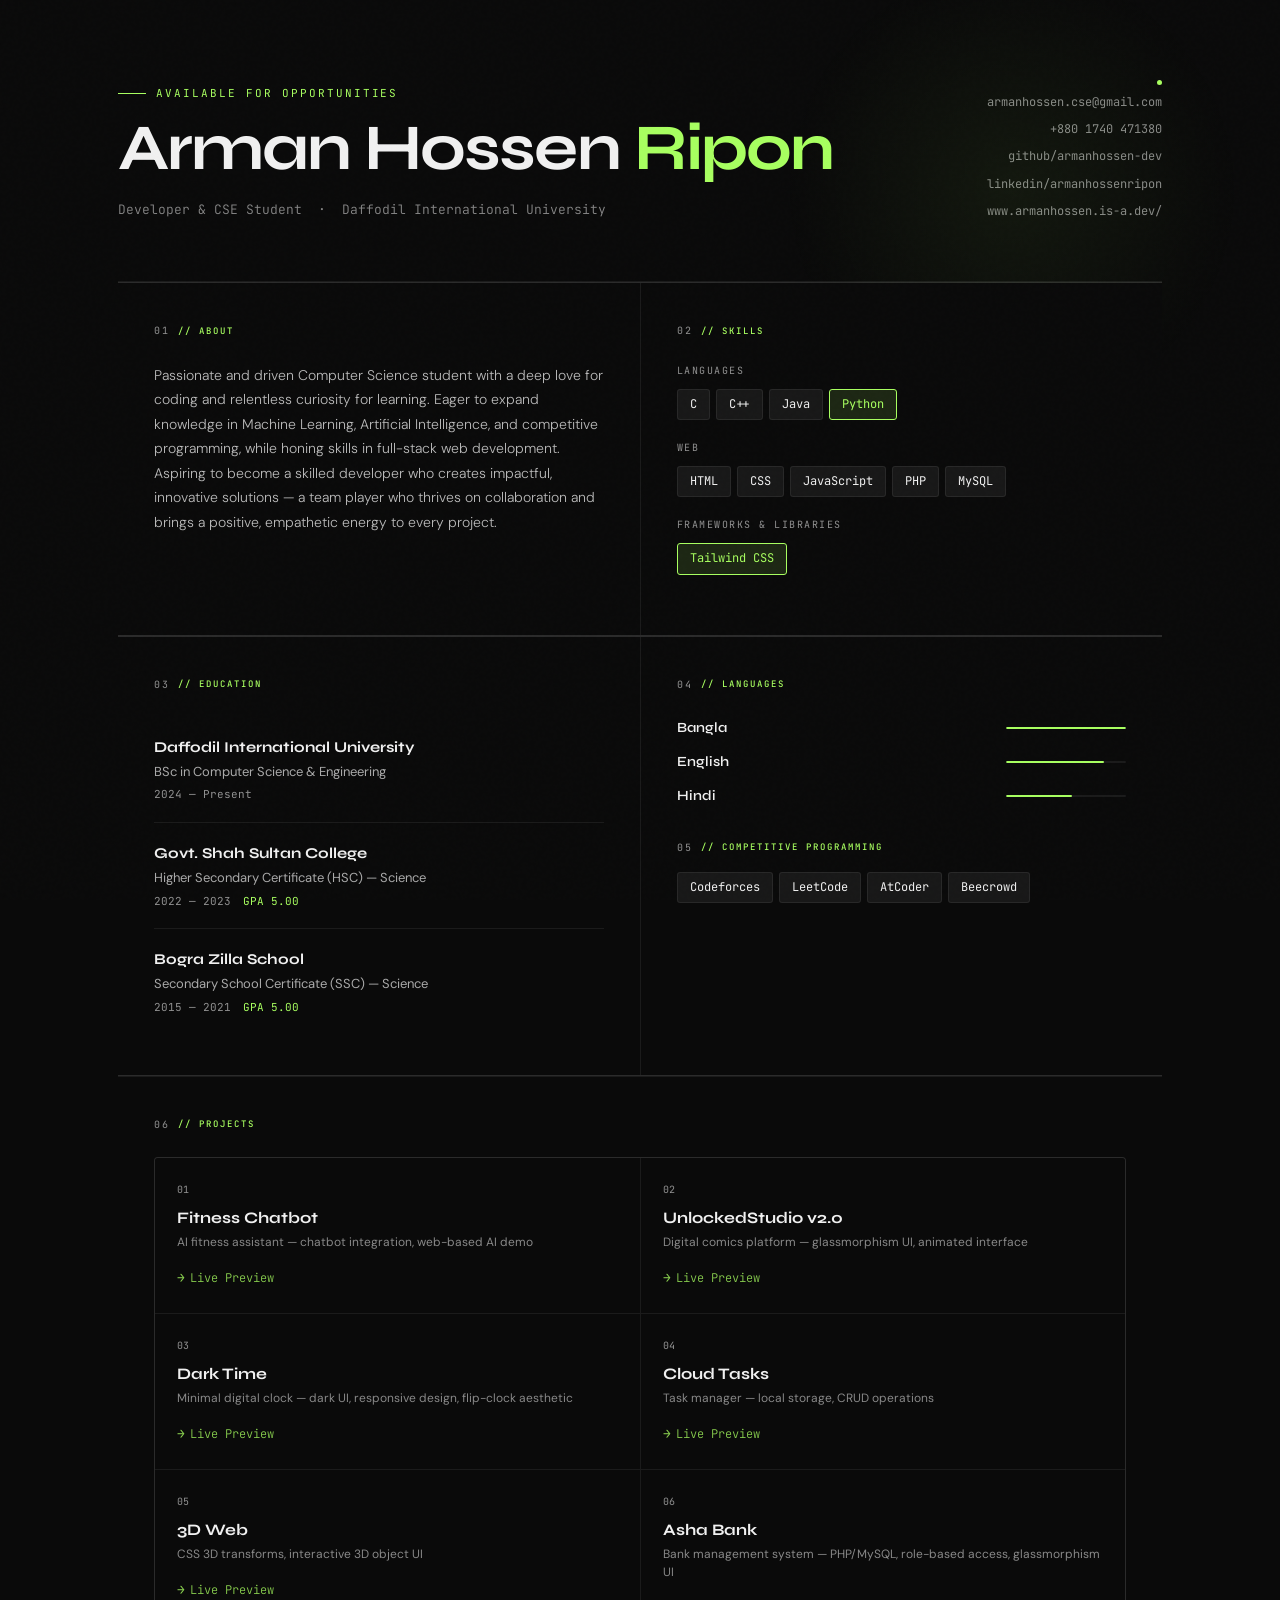
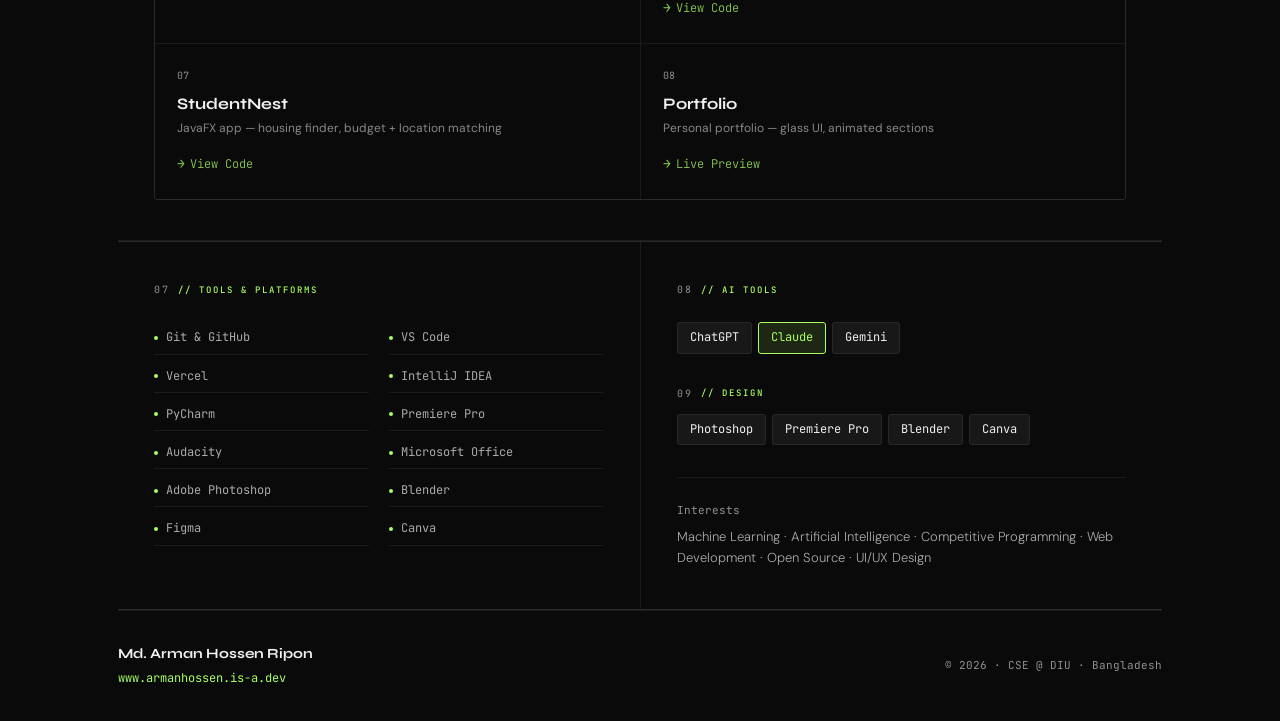
<file: index.html>
<!DOCTYPE html>
<html lang="en">
<head>
<meta charset="UTF-8">
<meta name="viewport" content="width=device-width, initial-scale=1.0">
<title>Arman Hossen Ripon — Developer</title>
<link rel="icon" href="img/fav.png" type="image/x-icon" />
<link rel="preconnect" href="https://fonts.googleapis.com">
<link rel="preconnect" href="https://fonts.gstatic.com" crossorigin>
<link href="https://fonts.googleapis.com/css2?family=Syne:wght@400;600;700;800&family=JetBrains+Mono:wght@300;400;500&family=DM+Sans:wght@300;400;500&display=swap" rel="stylesheet">
<link rel="stylesheet" href="style.css">
</head>
<body>
<div class="page">

  <!-- HERO -->
  <div class="hero">
    <div>
      <div class="hero-label">Available for opportunities</div>
      <h1 class="hero-name">
        <!-- Arman<br>Hossen <span class="accent">Ripon</span> -->
        Arman Hossen <span class="accent">Ripon</span>
      </h1>
      <p class="hero-sub">Developer &amp; CSE Student &nbsp;·&nbsp; Daffodil International University</p>
    </div>
    <div class="hero-contact">
      <span class="dot"></span>
      <a href="mailto:armanhossen.cse@gmail.com">armanhossen.cse@gmail.com</a>
      <a href="tel:+8801740471380">+880 1740 471380</a>
      <a href="https://github.com/armanhossen-dev" target="_blank">github/armanhossen-dev</a>
      <a href="https://www.linkedin.com/in/armanhossenripon" target="_blank">linkedin/armanhossenripon</a>
      <a href="https://www.armanhossen.is-a.dev/" target="_blank">www.armanhossen.is-a.dev/</a>
    </div>
  </div>

  <!-- ABOUT + SKILLS grid -->
  <div class="grid">
    <div class="cell">
      <div class="cell-label">01 <span>// about</span></div>
      <p class="about-text">
        Passionate and driven Computer Science student with a deep love for coding and relentless curiosity for learning. Eager to expand knowledge in Machine Learning, Artificial Intelligence, and competitive programming, while honing skills in full-stack web development. Aspiring to become a skilled developer who creates impactful, innovative solutions — a team player who thrives on collaboration and brings a positive, empathetic energy to every project.
      </p>
    </div>
    <div class="cell">
      <div class="cell-label">02 <span>// skills</span></div>
      <div class="skill-group">
        <div class="skill-group-name">Languages</div>
        <div class="skill-tags">
          <span class="tag">C</span>
          <span class="tag">C++</span>
          <span class="tag">Java</span>
          <span class="tag hi">Python</span>
        </div>
      </div>
      <div class="skill-group">
        <div class="skill-group-name">Web</div>
        <div class="skill-tags">
          <span class="tag">HTML</span>
          <span class="tag">CSS</span>
          <span class="tag">JavaScript</span>
          <span class="tag">PHP</span>
          <span class="tag">MySQL</span>
        </div>
      </div>
      <div class="skill-group">
        <div class="skill-group-name">Frameworks &amp; Libraries</div>
        <div class="skill-tags">
          <span class="tag hi">Tailwind CSS</span>
          <!-- <span class="tag">React</span> -->
          <!-- <span class="tag">Node.js</span> -->
        </div>
      </div>
    </div>
  </div>

  <!-- EDUCATION + LANGUAGES grid -->
  <div class="grid">
    <div class="cell">
      <div class="cell-label">03 <span>// education</span></div>

      <div class="edu-item">
        <div class="edu-school">Daffodil International University</div>
        <div class="edu-degree">BSc in Computer Science &amp; Engineering</div>
        <div class="edu-meta">
          <span>2024 — Present</span>
        </div>
      </div>

      <div class="edu-item">
        <div class="edu-school">Govt. Shah Sultan College</div>
        <div class="edu-degree">Higher Secondary Certificate (HSC) — Science</div>
        <div class="edu-meta">
          <span>2022 — 2023</span>
          <span class="result">GPA 5.00</span>
        </div>
      </div>

      <div class="edu-item">
        <div class="edu-school">Bogra Zilla School</div>
        <div class="edu-degree">Secondary School Certificate (SSC) — Science</div>
        <div class="edu-meta">
          <span>2015 — 2021</span>
          <span class="result">GPA 5.00</span>
        </div>
      </div>
    </div>

    <div class="cell">
      <div class="cell-label">04 <span>// languages</span></div>
      <div class="lang-list">
        <div class="lang-item">
          <span class="lang-name">Bangla</span>
          <div class="lang-bar-track"><div class="lang-bar" style="width:100%"></div></div>
        </div>
        <div class="lang-item">
          <span class="lang-name">English</span>
          <div class="lang-bar-track"><div class="lang-bar" style="width:82%"></div></div>
        </div>
        <div class="lang-item">
          <span class="lang-name">Hindi</span>
          <div class="lang-bar-track"><div class="lang-bar" style="width:55%"></div></div>
        </div>
      </div>

      <div style="margin-top:32px;">
        <div class="cell-label" style="margin-bottom:16px;">05 <span>// competitive programming</span></div>
        <div class="skill-tags">
          <span class="tag">Codeforces</span>
          <span class="tag">LeetCode</span>
          <span class="tag">AtCoder</span>
          <span class="tag">Beecrowd</span>
        </div>
      </div>
    </div>
  </div>

  <!-- PROJECTS full width -->
  <div class="full-cell">
    <div class="cell-label" style="margin-bottom:24px;">06 <span>// projects</span></div>
    <div class="projects-grid">

      <div class="project-card">
        <div class="project-num">01</div>
        <div class="project-name">Fitness Chatbot</div>
        <div class="project-desc">AI fitness assistant — chatbot integration, web-based AI demo</div>
        <a href="https://fitnessbot.vercel.app" target="_blank" class="project-link">Live Preview</a>
      </div>

      <div class="project-card">
        <div class="project-num">02</div>
        <div class="project-name">UnlockedStudio v2.0</div>
        <div class="project-desc">Digital comics platform — glassmorphism UI, animated interface</div>
        <a href="https://unlockedstudio.vercel.app" target="_blank" class="project-link">Live Preview</a>
      </div>

      <div class="project-card">
        <div class="project-num">03</div>
        <div class="project-name">Dark Time</div>
        <div class="project-desc">Minimal digital clock — dark UI, responsive design, flip-clock aesthetic</div>
        <a href="https://darktime.vercel.app" target="_blank" class="project-link">Live Preview</a>
      </div>

      <div class="project-card">
        <div class="project-num">04</div>
        <div class="project-name">Cloud Tasks</div>
        <div class="project-desc">Task manager — local storage, CRUD operations</div>
        <a href="https://cloudtasks.vercel.app" target="_blank" class="project-link">Live Preview</a>
      </div>

      <div class="project-card">
        <div class="project-num">05</div>
        <div class="project-name">3D Web</div>
        <div class="project-desc">CSS 3D transforms, interactive 3D object UI</div>
        <a href="https://ahrn.vercel.app" target="_blank" class="project-link">Live Preview</a>
      </div>

      <div class="project-card">
        <div class="project-num">06</div>
        <div class="project-name">Asha Bank</div>
        <div class="project-desc">Bank management system — PHP/MySQL, role-based access, glassmorphism UI</div>
        <a href="https://github.com/armanhossen-dev/BMS" target="_blank" class="project-link">View Code</a>
      </div>

      <div class="project-card">
        <div class="project-num">07</div>
        <div class="project-name">StudentNest</div>
        <div class="project-desc">JavaFX app — housing finder, budget + location matching</div>
        <a href="https://github.com/armanhossen-dev/StudentNest" target="_blank" class="project-link">View Code</a>
      </div>

      <div class="project-card">
        <div class="project-num">08</div>
        <div class="project-name">Portfolio</div>
        <div class="project-desc">Personal portfolio — glass UI, animated sections</div>
        <a href="https://www.armanhossen.is-a.dev/" target="_blank" class="project-link">Live Preview</a>
      </div>

    </div>
  </div>

  <!-- TOOLS grid -->
  <div class="grid">
    <div class="cell">
      <div class="cell-label">07 <span>// tools &amp; platforms</span></div>
      <ul class="tool-list">
        <li>Git &amp; GitHub</li>
        <li>VS Code</li>
        <li>Vercel</li>
        <li>IntelliJ IDEA</li>
        <li>PyCharm</li>
        <li>Premiere Pro</li>
        <li>Audacity</li>
        <li>Microsoft Office</li>
        <li>Adobe Photoshop</li>
        <li>Blender</li>
        <li>Figma</li>
        <li>Canva</li>
      </ul>
    </div>

    <div class="cell">
      <div class="cell-label">08 <span>// ai tools</span></div>
      <div class="skill-tags">
        <span class="tag">ChatGPT</span>
        <span class="tag hi">Claude</span>
        <span class="tag">Gemini</span>
      </div>

      <div style="margin-top:32px;">
        <div class="cell-label" style="margin-bottom:12px;">09 <span>// design</span></div>
        <div class="skill-tags">
          <!-- <span class="tag">Figma</span> -->
          <span class="tag">Photoshop</span>
          <span class="tag">Premiere Pro</span>
          <span class="tag">Blender</span>
          <span class="tag">Canva</span>
        </div>
      </div>

      <div style="margin-top:32px; padding-top:24px; border-top:1px solid var(--border);">
        <div style="font-family:var(--font-mono); font-size:11px; color:var(--muted2); margin-bottom:8px;">Interests</div>
        <p style="font-size:13px; color:#aaa; line-height:1.6; font-weight:300;">
          Machine Learning · Artificial Intelligence · Competitive Programming · Web Development · Open Source · UI/UX Design
        </p>
      </div>
    </div>
  </div>

  <!-- FOOTER -->
  <footer>
    <div>
      <div class="f-name">Md. Arman Hossen Ripon</div>
      <a href="https://www.armanhossen.is-a.dev/" target="_blank" class="f-url">www.armanhossen.is-a.dev</a>
    </div>
    <div class="f-right">
      © 2026 · CSE @ DIU · Bangladesh
    </div>
  </footer>

</div>
</body>
</html>
</file>
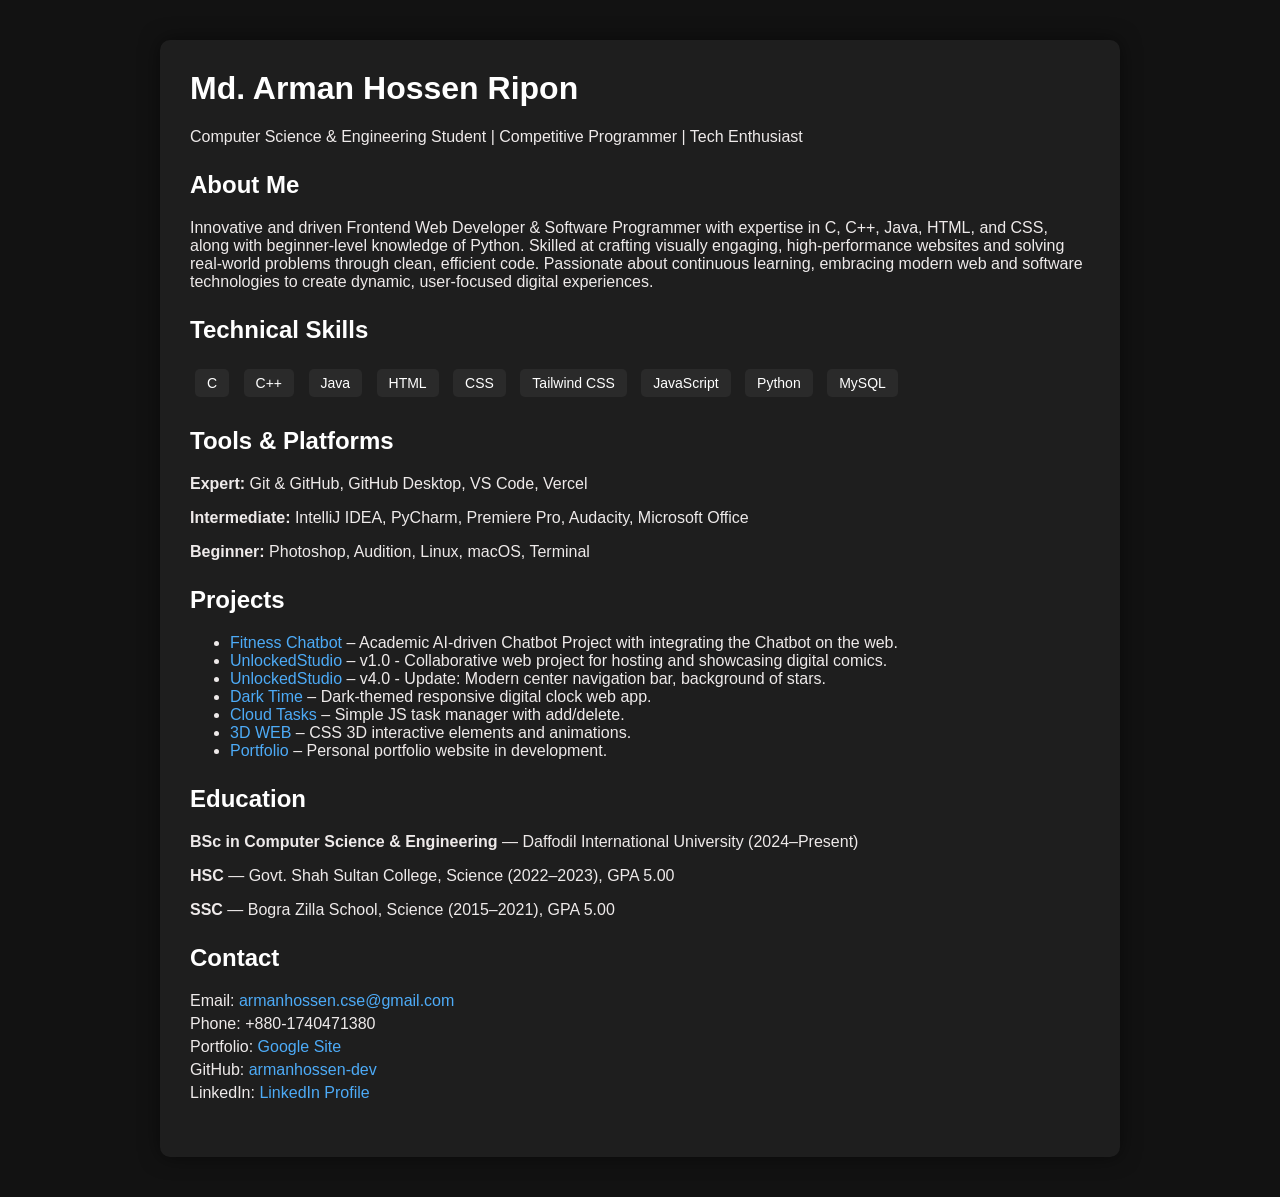
<file: Old Classic/index.html>
<!DOCTYPE html>
<html lang="en">
<head>
    <meta charset="UTF-8">
    <meta name="viewport" content="width=device-width, initial-scale=1.0">
    <title>Md. Arman Hossen Ripon - Resume</title>
    <link rel="icon" href="img/icon-old.png" type="image/x-icon" />
    <link rel="stylesheet" href="style.css">
    
</head>
<body>
    <div class="container">
        <header class="section">
            <h1>Md. Arman Hossen Ripon</h1>
            <p>Computer Science & Engineering Student | Competitive Programmer | Tech Enthusiast</p>
        </header>

        <section class="section about">
            <h2>About Me</h2>
            <p>Innovative and driven Frontend Web Developer & Software Programmer with expertise in C, C++, Java, HTML, and CSS, along with beginner-level knowledge of Python. Skilled at crafting visually engaging, high-performance websites and solving real-world problems through clean, efficient code. Passionate about continuous learning, embracing modern web and software technologies to create dynamic, user-focused digital experiences.</p>
        </section>

        <section class="section skills">
            <h2>Technical Skills</h2>
            <span>C</span>
            <span>C++</span>
            <span>Java</span>
            <span>HTML</span>
            <span>CSS</span>
            <span>Tailwind CSS</span>
            <span>JavaScript</span>
            <span>Python</span>            
            <span>MySQL</span>            
        </section>

        <section class="section tools">
            <h2>Tools & Platforms</h2>
            <p><strong>Expert:</strong> Git & GitHub, GitHub Desktop, VS Code, Vercel</p>
            <p><strong>Intermediate:</strong> IntelliJ IDEA, PyCharm, Premiere Pro, Audacity, Microsoft Office</p>
            <p><strong>Beginner:</strong> Photoshop, Audition, Linux,  macOS, Terminal </p>
        </section>

        <section class="section projects">
            <h2>Projects</h2>
            <ul>
                <li><a href="https://fitnessbot.vercel.app/" target="_blank">Fitness Chatbot</a> – Academic AI-driven Chatbot Project with integrating the Chatbot on the web.</li>
                <li><a href="https://unlockedstudio-v1.vercel.app/" target="_blank">UnlockedStudio</a> – v1.0 - Collaborative web project for hosting and showcasing digital comics.</li>
                <li><a href="https://unlockedstudio.vercel.app/" target="_blank">UnlockedStudio</a> – v4.0 - Update: Modern center navigation bar, background of stars.</li>
                <li><a href="https://darktime.vercel.app/" target="_blank">Dark Time</a> – Dark-themed responsive digital clock web app.</li>
                <li><a href="https://cloudtasks.vercel.app/" target="_blank">Cloud Tasks</a> – Simple JS task manager with add/delete.</li>
                <li><a href="https://ahrn.vercel.app/" target="_blank">3D WEB</a> – CSS 3D interactive elements and animations.</li>
                <li><a href="https://armanhossen.vercel.app/" target="_blank">Portfolio</a> – Personal portfolio website in development.</li>
            </ul>
        </section>

        <section class="section education">
            <h2>Education</h2>
            <p><strong>BSc in Computer Science & Engineering</strong> — Daffodil International University (2024–Present)</p>
            <p><strong>HSC</strong> — Govt. Shah Sultan College, Science (2022–2023), GPA 5.00</p>
            <p><strong>SSC</strong> — Bogra Zilla School, Science (2015–2021), GPA 5.00</p>
        </section>

        <section class="section contact">
            <h2>Contact</h2>
            <p>Email: <a href="mailto:armanhossen.cse@gmail.com">armanhossen.cse@gmail.com</a></p>
            <p>Phone: +880-1740471380</p>
            <p>Portfolio: <a href="https://sites.google.com/view/armanhossenripon/" target="_blank">Google Site</a></p>
            <p>GitHub: <a href="https://github.com/armanhossen-dev" target="_blank">armanhossen-dev</a></p>
            <p>LinkedIn: <a href="https://www.linkedin.com/in/armanhossenripon/" target="_blank">LinkedIn Profile</a></p>
        </section>
    </div>
</body>
</html>
</file>
<file: style.css>
:root {
--bg: #0a0a0a;
--surface: #111111;
--surface2: #181818;
--border: rgba(255,255,255,0.07);
--green: #a8ff60;
--green-dim: rgba(168,255,96,0.12);
--green-glow: rgba(168,255,96,0.25);
--white: #f0f0f0;
--muted: #888;
--muted2: #919191;
--font-display: 'Syne', sans-serif;
--font-mono: 'JetBrains Mono', monospace;
--font-body: 'DM Sans', sans-serif;
}

*, *::before, *::after { box-sizing: border-box; margin: 0; padding: 0; }

html { scroll-behavior: smooth; }

body {
background: var(--bg);
color: var(--white);
font-family: var(--font-body);
font-size: 15px;
line-height: 1.6;
overflow-x: hidden;
}

/* ── NOISE OVERLAY ── */
body::before {
content: '';
position: fixed;
inset: 0;
background-image: url("data:image/svg+xml,%3Csvg viewBox='0 0 256 256' xmlns='http://www.w3.org/2000/svg'%3E%3Cfilter id='n'%3E%3CfeTurbulence type='fractalNoise' baseFrequency='0.9' numOctaves='4' stitchTiles='stitch'/%3E%3C/filter%3E%3Crect width='100%25' height='100%25' filter='url(%23n)' opacity='0.03'/%3E%3C/svg%3E");
pointer-events: none;
z-index: 999;
opacity: 0.4;
}

/* ── LAYOUT ── */
.page {
max-width: 1100px;
margin: 0 auto;
padding: 0 28px;
}

/* ── HERO ── */
.hero {
padding: 80px 0 60px;
border-bottom: 1px solid var(--border);
display: grid;
grid-template-columns: 1fr auto;
gap: 40px;
align-items: end;
position: relative;
}

.hero::after {
content: '';
position: absolute;
top: -60px;
right: -100px;
width: 500px;
height: 500px;
background: radial-gradient(circle, rgba(168,255,96,0.06) 0%, transparent 65%);
pointer-events: none;
}

.hero-label {
font-family: var(--font-mono);
font-size: 11px;
color: var(--green);
letter-spacing: 0.18em;
text-transform: uppercase;
margin-bottom: 16px;
display: flex;
align-items: center;
gap: 10px;
}

.hero-label::before {
content: '';
display: block;
width: 28px;
height: 1px;
background: var(--green);
}

.hero-name {
font-family: var(--font-display);
font-size: clamp(45px, 6.5vw, 65px);
font-weight: 700;
line-height: 0.95;
letter-spacing: -0.03em;
color: var(--white);
}

.hero-name .accent { color: var(--green); }

.hero-sub {
font-family: var(--font-mono);
font-size: 13px;
color: var(--muted);
margin-top: 20px;
font-weight: 300;
}

.hero-contact {
display: flex;
flex-direction: column;
gap: 8px;
align-items: flex-end;
font-family: var(--font-mono);
font-size: 12px;
color: var(--muted);
}

.hero-contact a {
color: var(--muted);
text-decoration: none;
transition: color 0.2s;
display: flex;
align-items: center;
gap: 6px;
}

.hero-contact a:hover { color: var(--green); }

.hero-contact .dot {
width: 5px; height: 5px;
border-radius: 50%;
background: var(--green);
display: inline-block;
}

/* ── GRID ── */
.grid {
display: grid;
grid-template-columns: 1fr 1fr;
gap: 1px;
background: var(--border);
border-top: 1px solid var(--border);
border-bottom: 1px solid var(--border);
margin: 0;
}

.grid-3 {
grid-template-columns: 1fr 1fr 1fr;
}

.cell {
background: var(--bg);
padding: 40px 36px;
position: relative;
overflow: hidden;
}

.cell:hover {
background: var(--surface);
}

.cell-label {
font-family: var(--font-mono);
font-size: 10px;
letter-spacing: 0.2em;
text-transform: uppercase;
color: var(--muted2);
margin-bottom: 24px;
display: flex;
align-items: center;
gap: 8px;
}

.cell-label span {
font-size: 9px;
color: var(--green);
font-weight: 500;
}

.cell-title {
font-family: var(--font-display);
font-size: 22px;
font-weight: 700;
color: var(--white);
margin-bottom: 12px;
line-height: 1.2;
}

/* ── ABOUT ── */
.about-text {
font-size: 14px;
color: #bbb;
line-height: 1.75;
font-weight: 300;
}

/* ── SKILLS ── */
.skill-group { margin-bottom: 20px; }

.skill-group-name {
font-family: var(--font-mono);
font-size: 10px;
letter-spacing: 0.15em;
color: var(--muted2);
text-transform: uppercase;
margin-bottom: 10px;
}

.skill-tags {
display: flex;
flex-wrap: wrap;
gap: 6px;
}

.tag {
font-family: var(--font-mono);
font-size: 12px;
padding: 5px 12px;
border: 1px solid var(--border);
border-radius: 3px;
color: var(--white);
background: var(--surface2);
transition: all 0.2s;
cursor: default;
}

.tag:hover, .tag.hi {
border-color: var(--green);
color: var(--green);
background: var(--green-dim);
}

/* ── EDUCATION ── */
.edu-item {
padding: 18px 0;
border-bottom: 1px solid var(--border);
}

.edu-item:last-child { border-bottom: none; }

.edu-school {
font-family: var(--font-display);
font-size: 15px;
font-weight: 700;
color: var(--white);
margin-bottom: 3px;
}

.edu-degree {
font-size: 13px;
color: #aaa;
margin-bottom: 4px;
}

.edu-meta {
font-family: var(--font-mono);
font-size: 11px;
color: var(--muted2);
display: flex;
gap: 12px;
}

.edu-meta .result {
color: var(--green);
}

/* ── PROJECTS ── */
.projects-grid {
display: grid;
grid-template-columns: 1fr 1fr;
gap: 1px;
background: var(--border);
border: 1px solid var(--border);
border-radius: 4px;
overflow: hidden;
margin-top: 0;
}

.project-card {
background: var(--bg);
padding: 24px 22px;
transition: background 0.2s;
position: relative;
}

.project-card:hover {
background: var(--surface);
}

.project-num {
font-family: var(--font-mono);
font-size: 10px;
color: var(--muted2);
margin-bottom: 10px;
}

.project-name {
font-family: var(--font-display);
font-size: 16px;
font-weight: 700;
color: var(--white);
margin-bottom: 6px;
line-height: 1.2;
}

.project-desc {
font-size: 12px;
color: var(--muted);
line-height: 1.5;
margin-bottom: 14px;
}

.project-link {
font-family: var(--font-mono);
font-size: 12px;
font-weight: 300;
color: var(--green);
text-decoration: none;
display: inline-flex;
align-items: center;
gap: 5px;
opacity: 0.8;
transition: opacity 0.2s;
}

.project-link:hover { opacity: 1; }

.project-link::before {
content: '→';
font-size: 13px;
}

/* ── TOOLS ── */
.tool-list {
list-style: none;
display: grid;
grid-template-columns: 1fr 1fr;
gap: 6px 20px;
}

.tool-list li {
font-size: 13px;
color: #aaa;
padding: 6px 0;
border-bottom: 1px solid var(--border);
display: flex;
align-items: center;
gap: 8px;
font-family: var(--font-mono);
font-size: 12px;
}

.tool-list li::before {
content: '';
width: 4px;
height: 4px;
border-radius: 50%;
background: var(--green);
flex-shrink: 0;
}

/* ── LANGUAGES ── */
.lang-list {
display: flex;
flex-direction: column;
gap: 12px;
}

.lang-item {
display: flex;
justify-content: space-between;
align-items: center;
}

.lang-name {
font-family: var(--font-display);
font-size: 14px;
font-weight: 600;
color: var(--white);
}

.lang-bar-track {
width: 120px;
height: 2px;
background: var(--border);
border-radius: 2px;
overflow: hidden;
}

.lang-bar {
height: 100%;
background: var(--green);
border-radius: 2px;
}

/* ── SECTION HEADER ── */
.section-header {
padding: 48px 0 32px;
}

.section-header h2 {
font-family: var(--font-display);
font-size: clamp(28px, 4vw, 42px);
font-weight: 800;
letter-spacing: -0.03em;
color: var(--white);
display: flex;
align-items: center;
gap: 16px;
}

.section-header h2 .num {
font-family: var(--font-mono);
font-size: 13px;
color: var(--muted2);
font-weight: 400;
}

/* ── FOOTER ── */
footer {
border-top: 1px solid var(--border);
padding: 32px 0;
display: flex;
justify-content: space-between;
align-items: center;
margin-top: 0;
}

footer .f-name {
font-family: var(--font-display);
font-size: 14px;
font-weight: 700;
color: var(--white);
}

footer .f-url {
font-family: var(--font-mono);
font-size: 12px;
color: var(--green);
text-decoration: none;
}

footer .f-right {
font-family: var(--font-mono);
font-size: 11px;
color: var(--muted2);
}

/* ── DIVIDER LINE ── */
.divider {
width: 100%;
height: 1px;
background: var(--border);
}

/* ── ANIMATIONS ── */
@keyframes fadeUp {
from { opacity: 0; transform: translateY(24px); }
to   { opacity: 1; transform: translateY(0); }
}

.hero > * { animation: fadeUp 0.7s ease both; }
.hero > *:nth-child(1) { animation-delay: 0.1s; }
.hero > *:nth-child(2) { animation-delay: 0.25s; }

/* ── FULL-WIDTH SECTION ── */
.full-cell {
background: var(--bg);
border-top: 1px solid var(--border);
border-bottom: 1px solid var(--border);
padding: 40px 36px;
}

/* ── RESPONSIVE ── */
@media (max-width: 720px) {
.hero {
    grid-template-columns: 1fr;
    padding: 50px 0 40px;
}
.hero-contact { align-items: flex-start; }
.grid { grid-template-columns: 1fr; }
.grid-3 { grid-template-columns: 1fr; }
.projects-grid { grid-template-columns: 1fr; }
.tool-list { grid-template-columns: 1fr; }
footer { flex-direction: column; gap: 12px; text-align: center; }
.cell { padding: 28px 20px; }
}
</file>
<file: Old Classic/style.css>
body {
    font-family: Arial, sans-serif;
    background-color: #121212;
    color: #eeeaea;
    margin: 0;
    padding: 0;
}

.container {
    max-width: 900px;
    margin: 40px auto;
    background-color: #1e1e1e;
    padding: 30px;
    border-radius: 10px;
    box-shadow: 0 0 20px rgba(0,0,0,0.5);
}

h1, h2, h3 {
    color: #ffffff;
    margin-top: 0;
}
a {
    color: #4dabf7;
    text-decoration: none;
}

a:hover {
    text-decoration: underline;
}

.section {
    margin-bottom: 25px;
}

.skills span {
    display: inline-block;
    background-color: #2a2a2a;
    color: #fff;
    padding: 6px 12px;
    margin: 5px;
    border-radius: 5px;
    font-size: 14px;
}

.contact p {
    margin: 5px 0;
}

@media (max-width: 600px) {
    .container {
        margin: 20px;
        padding: 20px;
    }
}
</file>
